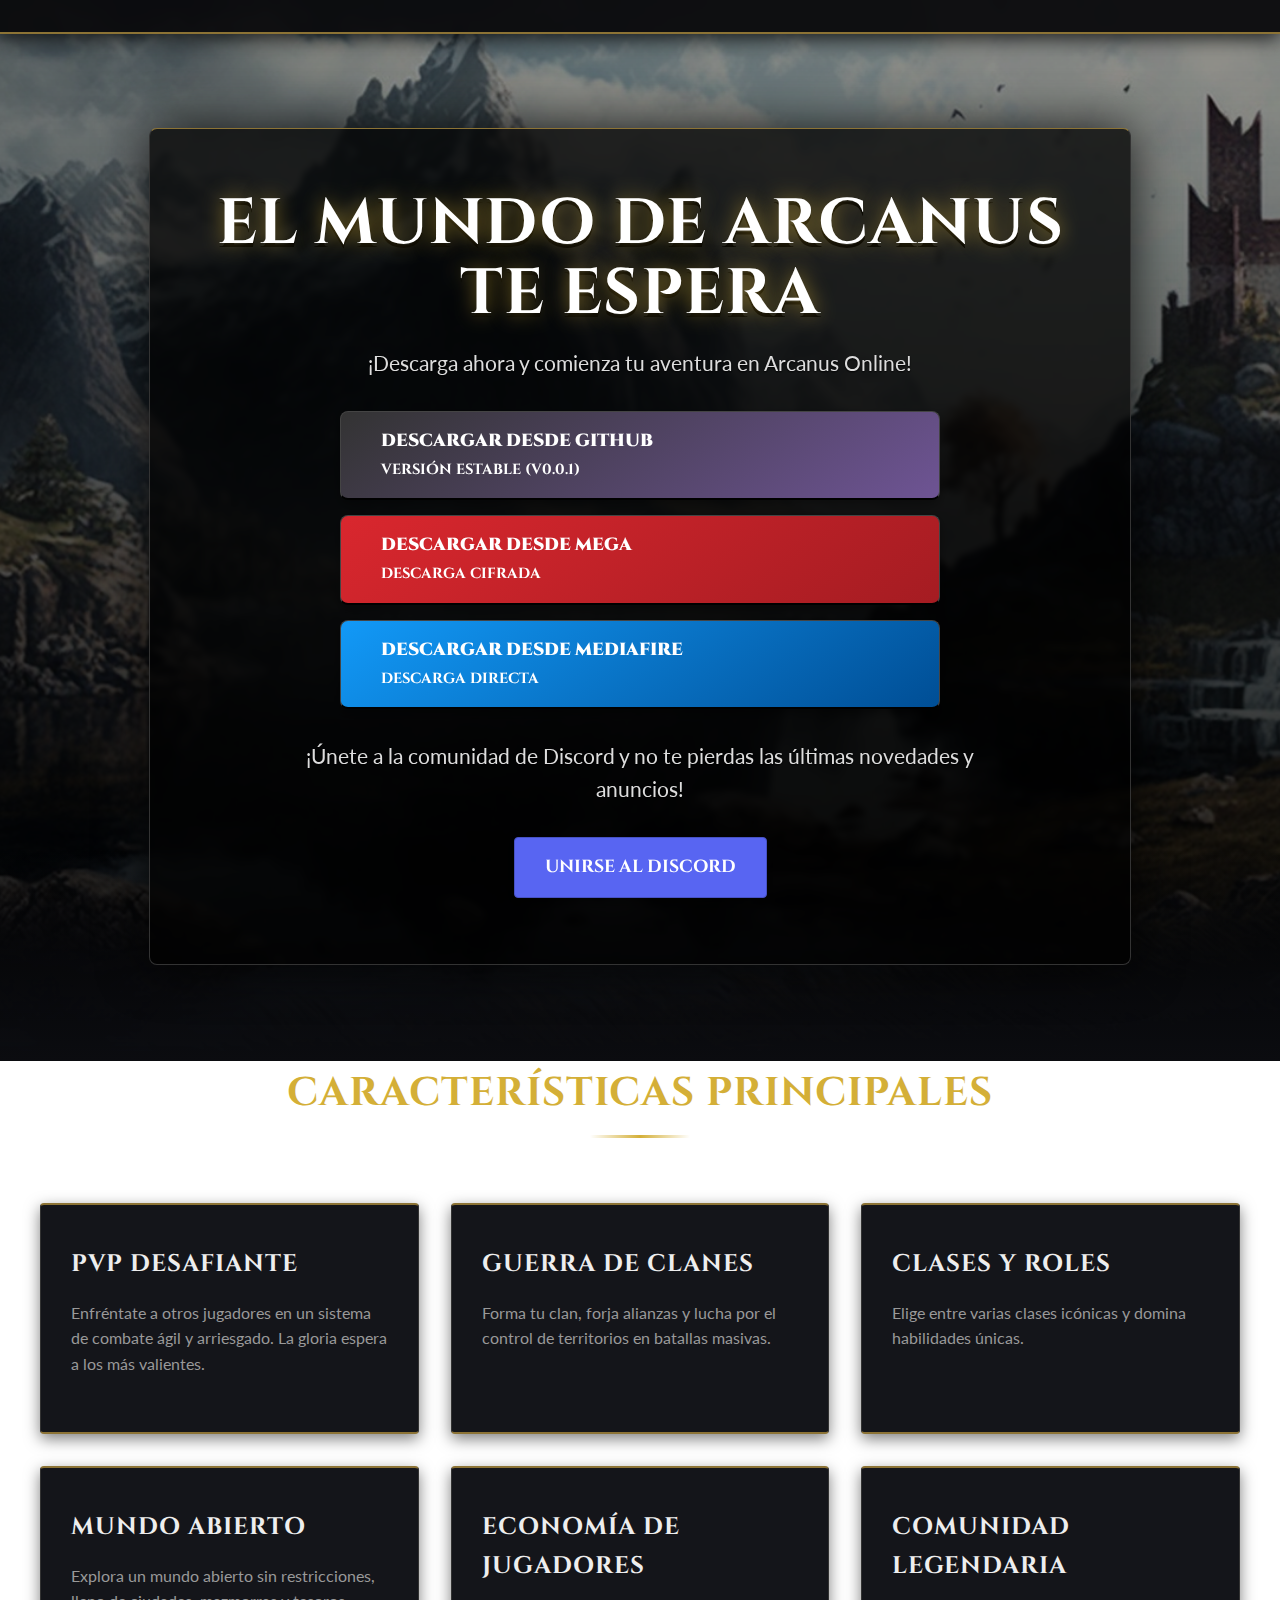
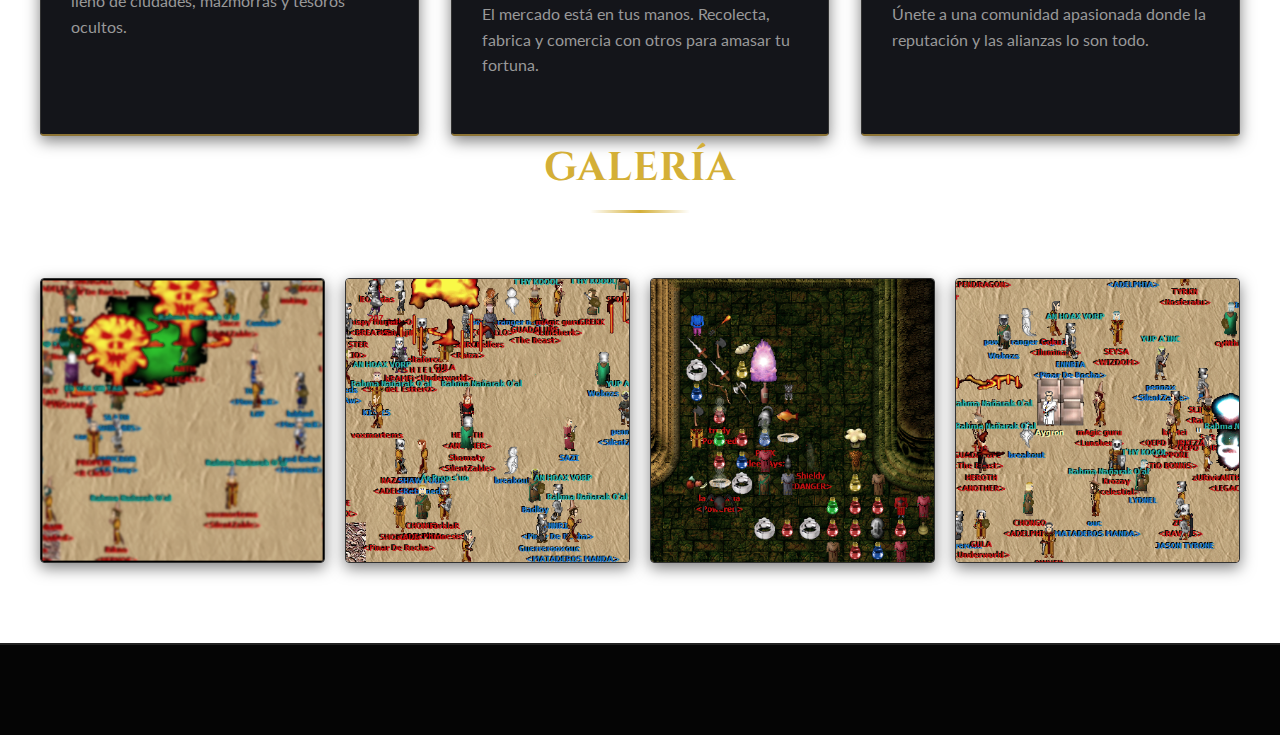
<file: index.html>
<!DOCTYPE html>
<html lang="es">
<head>
    <meta charset="UTF-8">
    <meta name="viewport" content="width=device-width, initial-scale=1.0">
    <title>Arcanus Online - Próximamente MMORPG de Fantasía Medieval</title>
    <meta name="description" content="Prepárate para la aventura en Arcanus Online, un nuevo MMORPG masivo de fantasía medieval. Regístrate para recibir noticias exclusivas, acceso a la beta y más.">
    <meta name="keywords" content="Arcanus Online, MMORPG, RPG, Juego de Rol, Medieval, Fantasía, Próximamente, Videojuego, PC Game">
    
    <!-- Open Graph / Facebook -->
    <meta property="og:type" content="website">
    <meta property="og:url" content="https://arcanusonline.com/"> <!-- Cambiar a tu dominio real -->
    <meta property="og:title" content="Arcanus Online - Próximamente MMORPG de Fantasía Medieval">
    <meta property="og:description" content="Prepárate para la aventura en Arcanus Online, un nuevo MMORPG masivo de fantasía medieval.">
    <meta property="og:image" content="https://arcanusonline.com/img/arcanus_logo.png"> <!-- Cambiar a la URL completa de tu imagen -->
    <meta name="facebook-domain-verification" content="uf2v1p4u08ghqhwwqwlr00ocghlqx9" />
    <!-- Twitter -->
    <meta property="twitter:card" content="summary_large_image">
    <meta property="twitter:url" content="https://arcanusonline.com/"> <!-- Cambiar a tu dominio real -->
    <meta property="twitter:title" content="Arcanus Online - Próximamente MMORPG de Fantasía Medieval">
    <meta property="twitter:description" content="Prepárate para la aventura en Arcanus Online, un nuevo MMORPG masivo de fantasía medieval.">
    <meta property="twitter:image" content="https://arcanusonline.com/img/arcanus_logo.png">

    <!-- SEO Avanzado y Metadatos Adicionales -->
    <link rel="canonical" href="https://arcanusonline.com/">
    <meta name="author" content="Arcanus Online Team">
    <meta name="theme-color" content="#1a1a1a">

    <!-- Favicon -->
    <link rel="icon" href="img/arcanus_logo.png" type="image/png">
    <link rel="apple-touch-icon" href="img/arcanus_logo.png">

    <!-- Schema.org (JSON-LD) para Videojuegos -->
    <script type="application/ld+json">
    {
      "@context": "https://schema.org",
      "@type": "VideoGame",
      "name": "Arcanus Online",
      "description": "Prepárate para la aventura en Arcanus Online, un nuevo MMORPG masivo de fantasía medieval. Únete a la comunidad para recibir noticias exclusivas y acceso a la beta.",
      "url": "https://arcanusonline.com/",
      "image": "https://arcanusonline.com/img/arcanus_logo.png",
      "gamePlatform": [
        "PC"
      ],
      "genre": [
        "MMORPG",
        "RPG",
        "Fantasy"
      ],
      "applicationCategory": "GameApplication",
      "operatingSystem": "Windows",
      "publisher": {
        "@type": "Organization",
        "name": "Arcanus Online Team"
      },
      "inLanguage": "es"
    }
    </script>

    <link rel="stylesheet" href="css/style.css">
    <link href="https://fonts.googleapis.com/css2?family=Cinzel:wght@400;700&family=Lato:wght@400;700&display=swap" rel="stylesheet">
    <link rel="stylesheet" href="https://cdnjs.cloudflare.com/ajax/libs/font-awesome/6.5.2/css/all.min.css" integrity="sha512-SnH5WK+bZxgPHs44uWIX+LLJAJ9/2PkPKZ5QiAj6Ta86w+fsb2TkcmfRyVX3pBnMFcV7oQPJkl9QevSCWr3W6A==" crossorigin="anonymous" referrerpolicy="no-referrer" />
</head>
<body>
    <header id="header-placeholder"></header>

    <main>
        <section id="hero">
            <div class="hero-content">
                <h1>El Mundo de Arcanus Te Espera</h1>
                <p>¡Descarga ahora y comienza tu aventura en Arcanus Online!</p>
                
                <div class="download-buttons" style="display: flex; flex-direction: column; gap: 15px; max-width: 600px; margin: 30px auto;">
                    <a href="https://github.com/ArcanusOnline/CLI_Releases/releases/download/v0.0.1/ArcanusSetup.exe" class="btn btn-large" style="background: linear-gradient(145deg, #333, #6e5494); color: white; text-decoration: none; padding: 15px 25px; border-radius: 8px; display: flex; align-items: center; justify-content: space-between;" target="_blank" rel="noopener noreferrer">
                        <i class="fab fa-github" style="font-size: 1.5rem; margin-right: 15px;"></i>
                        <span style="flex-grow: 1; text-align: left;">
                            <strong>Descargar desde GitHub</strong><br>
                            <small>Versión estable (v0.0.1)</small>
                        </span>
                        <i class="fas fa-download"></i>
                    </a>
                    
                    <a href="https://mega.nz/file/awUHRK5S#1bvZTaZamXn6dSKZXMEjg2y6JKW8qbop5jCtpk4m8EE" class="btn btn-large" style="background: linear-gradient(145deg, #D9272E, #A51C22); color: white; text-decoration: none; padding: 15px 25px; border-radius: 8px; display: flex; align-items: center; justify-content: space-between;" target="_blank" rel="noopener noreferrer">
                        <i class="fas fa-hdd" style="font-size: 1.5rem; margin-right: 15px;"></i>
                        <span style="flex-grow: 1; text-align: left;">
                            <strong>Descargar desde MEGA</strong><br>
                            <small>Descarga cifrada</small>
                        </span>
                        <i class="fas fa-download"></i>
                    </a>
                    
                    <a href="https://www.mediafire.com/file/l0us61reyh83b10/ArcanusSetup.exe/file" class="btn btn-large" style="background: linear-gradient(145deg, #1299F7, #004E95); color: white; text-decoration: none; padding: 15px 25px; border-radius: 8px; display: flex; align-items: center; justify-content: space-between;" target="_blank" rel="noopener noreferrer">
                        <i class="fas fa-cloud-download-alt" style="font-size: 1.5rem; margin-right: 15px;"></i>
                        <span style="flex-grow: 1; text-align: left;">
                            <strong>Descargar desde MediaFire</strong><br>
                            <small>Descarga directa</small>
                        </span>
                        <i class="fas fa-download"></i>
                    </a>
                </div>
                
                <p style="margin-top: 20px;">¡Únete a la comunidad de Discord y no te pierdas las últimas novedades y anuncios!</p>
                <a href="https://discord.com/invite/DYFFeHKyw7" target="_blank" class="btn btn-large discord-button">
                    <i class="fab fa-discord"></i> Unirse al Discord
                </a>
            </div>
        </section>

        <section id="features" class="container">
            <h2>Características Principales</h2>
            <div class="features-grid">
                <div class="feature-item">
                    <i class="fas fa-khanda"></i>
                    <h3>PvP Desafiante</h3>
                    <p>Enfréntate a otros jugadores en un sistema de combate ágil y arriesgado. La gloria espera a los más valientes.</p>
                </div>
                <div class="feature-item">
                    <i class="fas fa-shield-halved"></i>
                    <h3>Guerra de Clanes</h3>
                    <p>Forma tu clan, forja alianzas y lucha por el control de territorios en batallas masivas.</p>
                </div>
                <div class="feature-item">
                    <i class="fas fa-hat-wizard"></i>
                    <h3>Clases y Roles</h3>
                    <p>Elige entre varias clases icónicas y domina habilidades únicas.</p>
                </div>
                <div class="feature-item">
                    <i class="fas fa-map-marked-alt"></i>
                    <h3>Mundo Abierto</h3>
                    <p>Explora un mundo abierto sin restricciones, lleno de ciudades, mazmorras y tesoros ocultos.</p>
                </div>
                <div class="feature-item">
                    <i class="fas fa-handshake"></i>
                    <h3>Economía de Jugadores</h3>
                    <p>El mercado está en tus manos. Recolecta, fabrica y comercia con otros para amasar tu fortuna.</p>
                </div>
                <div class="feature-item">
                    <i class="fas fa-users"></i>
                    <h3>Comunidad Legendaria</h3>
                    <p>Únete a una comunidad apasionada donde la reputación y las alianzas lo son todo.</p>
                </div>
            </div>
        </section>

        <section id="gallery" class="container">
            <h2>Galería</h2>
            <div class="gallery-grid">
                <div class="gallery-item"><img src="img/1.png" alt="Galería de Arcanus Online 1" onclick="openLightbox();currentSlide(1)"></div>
                <div class="gallery-item"><img src="img/2.png" alt="Galería de Arcanus Online 2" onclick="openLightbox();currentSlide(2)"></div>
                <div class="gallery-item"><img src="img/3.png" alt="Galería de Arcanus Online 3" onclick="openLightbox();currentSlide(3)"></div>
                <div class="gallery-item"><img src="img/4.png" alt="Galería de Arcanus Online 4" onclick="openLightbox();currentSlide(4)"></div>
            </div>
        </section>

    </main>

    <footer id="footer-placeholder"></footer>

    <script src="js/main.js"></script>

    <!-- The Lightbox -->
    <div id="myLightbox" class="lightbox">
      <span class="close cursor" onclick="closeLightbox()">&times;</span>
      <div class="lightbox-content-container">
        <div class="mySlides">
          <img src="img/1.png" class="lightbox-image" alt="Combate en Arcanus Online">
        </div>
        <div class="mySlides">
          <img src="img/2.png" class="lightbox-image" alt="Combate en Arcanus Online">
        </div>
        <div class="mySlides">
          <img src="img/3.png" class="lightbox-image" alt="Combate en Arcanus Online">
        </div>
        <div class="mySlides">
          <img src="img/4.png" class="lightbox-image" alt="Combate en Arcanus Online">
        </div>
        <div class="mySlides">
          <img src="img/5.png" class="lightbox-image" alt="Combate en Arcanus Online">
        </div>
        <div class="mySlides">
          <img src="img/6.png" class="lightbox-image" alt="Combate en Arcanus Online">
        </div>
        <div class="mySlides">
          <img src="img/7.png" class="lightbox-image" alt="Combate en Arcanus Online">
        </div>
        <div class="mySlides">
          <img src="img/8.png" class="lightbox-image" alt="Combate en Arcanus Online">
        </div>
        <div class="mySlides">
          <img src="img/9.png" class="lightbox-image" alt="Combate en Arcanus Online">
        </div>
        <a class="prev" onclick="plusSlides(-1)">&#10094;</a>
        <a class="next" onclick="plusSlides(1)">&#10095;</a>
      </div>
    </div>
</body>
</html>
</file>
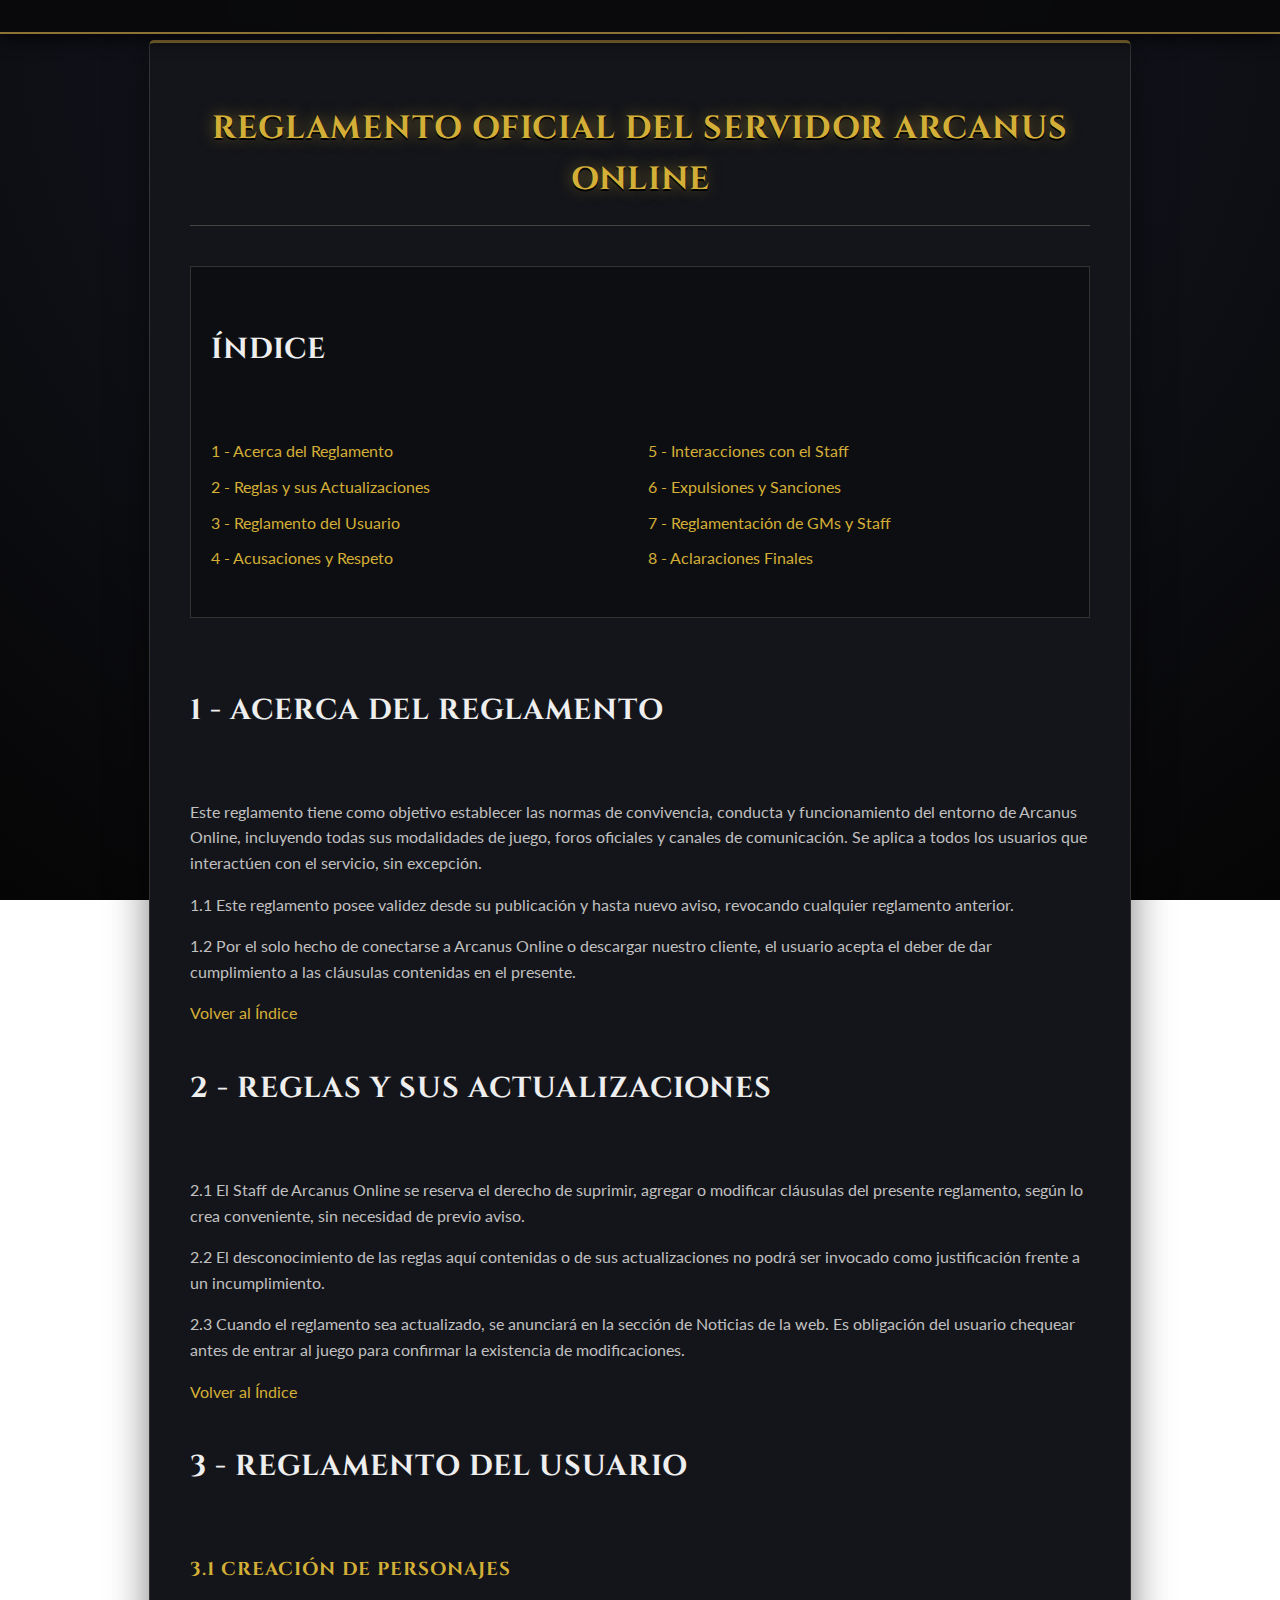
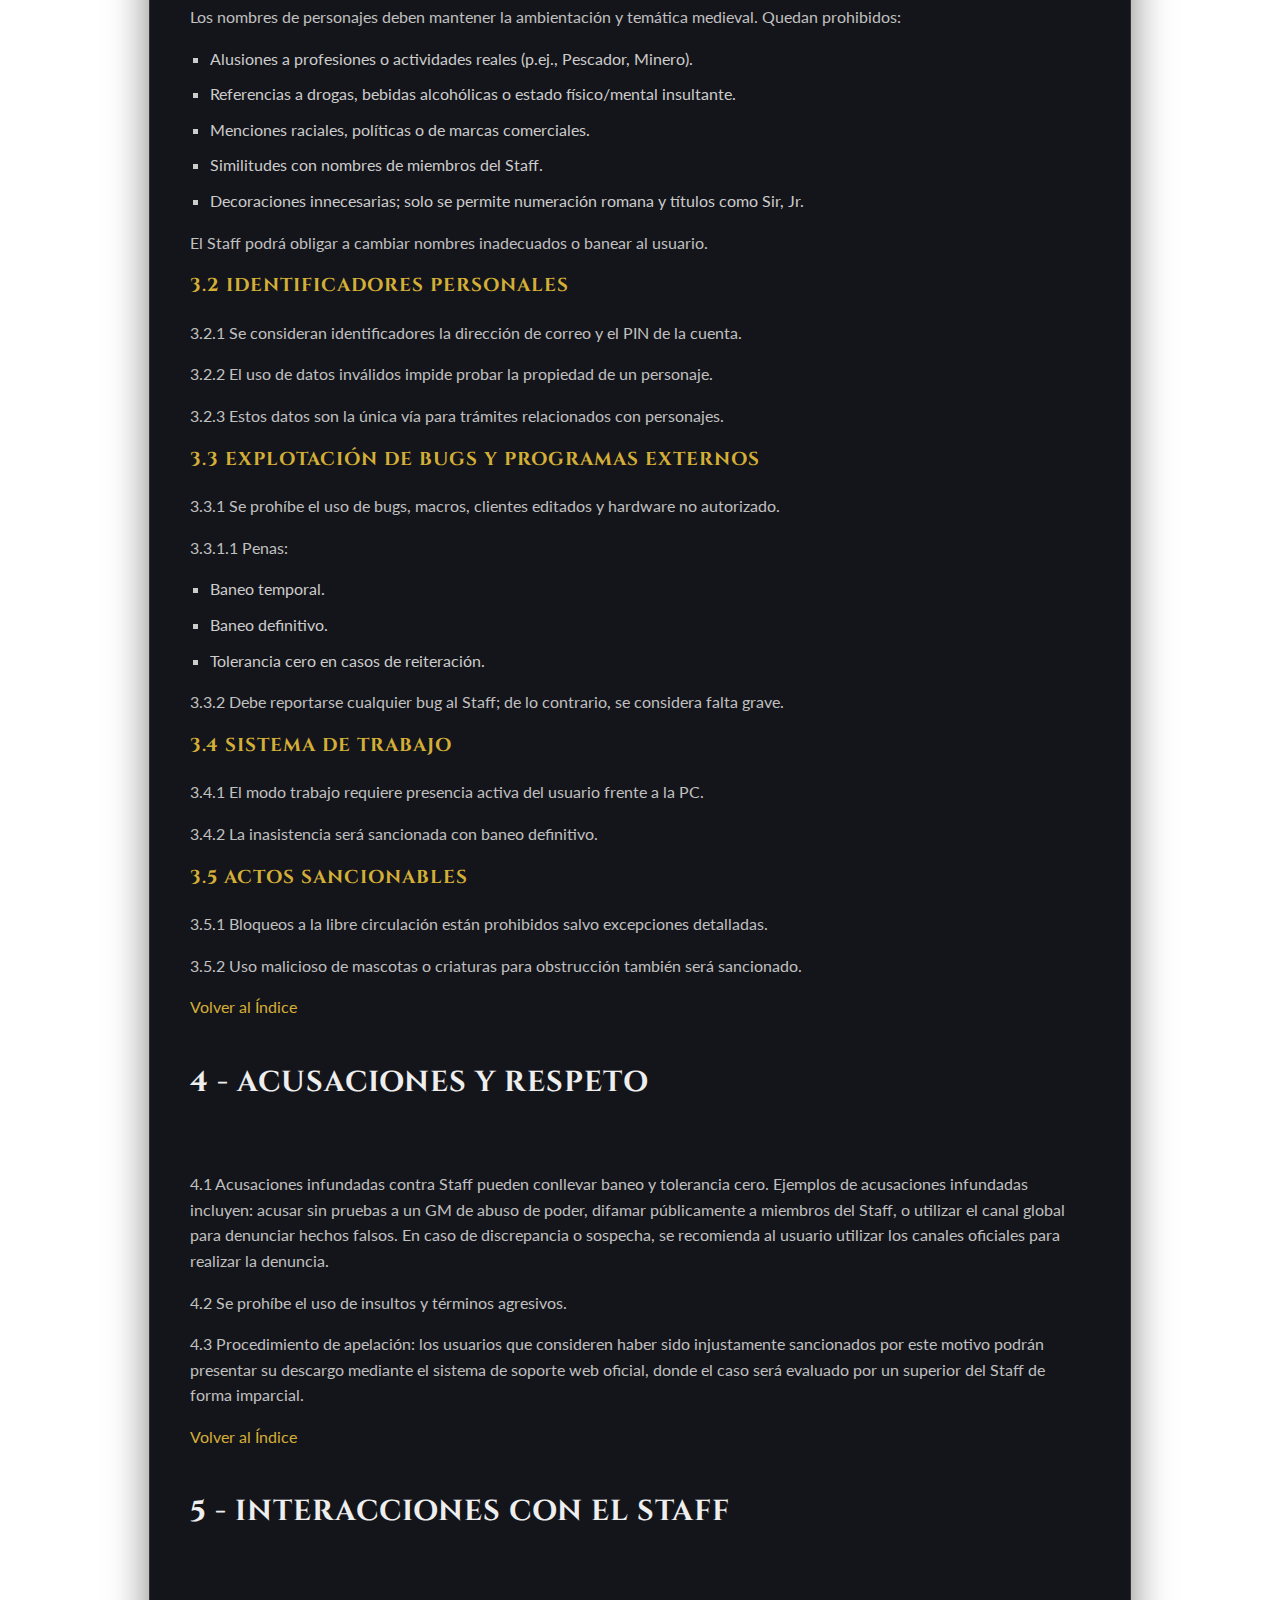
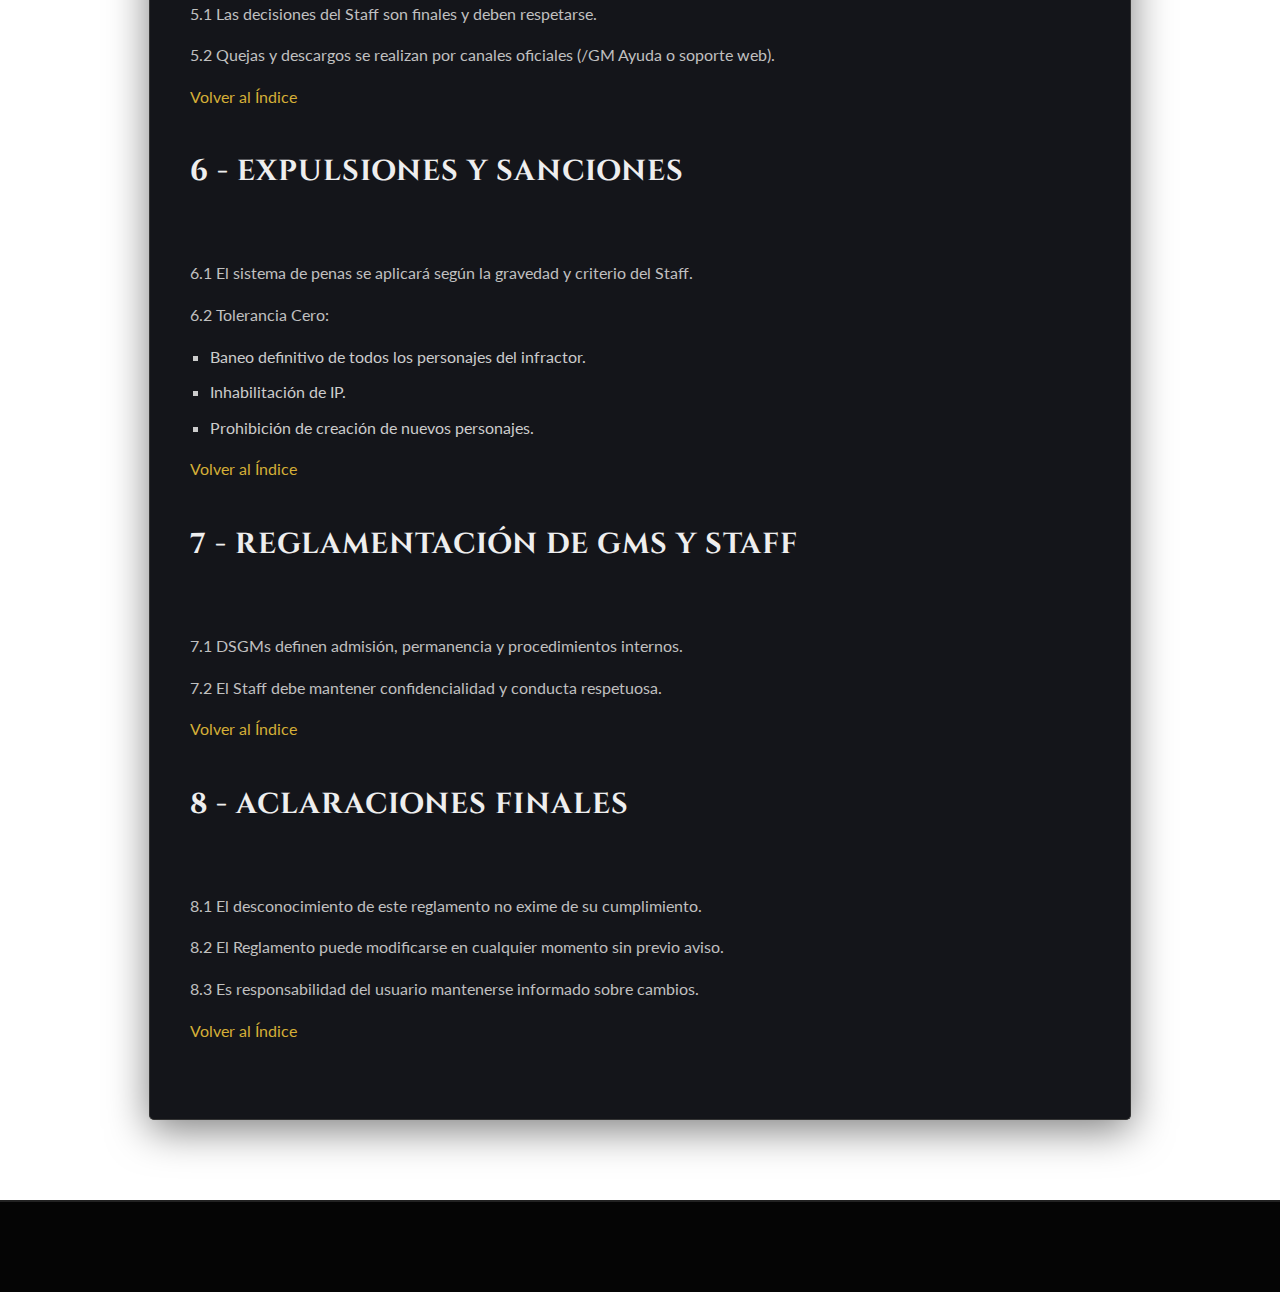
<file: reglamento.html>
<!DOCTYPE html>
<html lang="es">
<head>
    <meta charset="UTF-8">
    <title>Reglamento Oficial - Arcanus Online</title>
    <link rel="stylesheet" href="css/style.css">
    <link rel="stylesheet" href="https://cdnjs.cloudflare.com/ajax/libs/font-awesome/6.5.2/css/all.min.css" integrity="sha512-SnH5WK+bZxgPHs44uWIX+LLJAJ9/2PkPKZ5QiAj6Ta86w+fsb2TkcmfRyVX3pBnMFcV7oQPJkl9QevSCWr3W6A==" crossorigin="anonymous" referrerpolicy="no-referrer" />
    <link href="https://fonts.googleapis.com/css2?family=Cinzel:wght@400;700&family=Lato:wght@400;700&display=swap" rel="stylesheet">
    <link rel="icon" href="img/arcanus_logo.png" type="image/png">
</head>
<body>
    <header id="header-placeholder"></header>

    <main class="container">
        <section class="legal-content">
            <h1>Reglamento Oficial del Servidor Arcanus Online</h1>

            <!-- Índice -->
            <nav id="indice">
                <h2>Índice</h2>
                <ul>
                    <li><a href="#sec1">1 - Acerca del Reglamento</a></li>
                    <li><a href="#sec2">2 - Reglas y sus Actualizaciones</a></li>
                    <li><a href="#sec3">3 - Reglamento del Usuario</a></li>
                    <li><a href="#sec4">4 - Acusaciones y Respeto</a></li>
                    <li><a href="#sec5">5 - Interacciones con el Staff</a></li>
                    <li><a href="#sec6">6 - Expulsiones y Sanciones</a></li>
                    <li><a href="#sec7">7 - Reglamentación de GMs y Staff</a></li>
                    <li><a href="#sec8">8 - Aclaraciones Finales</a></li>
                </ul>
            </nav>

            <h2 id="sec1">1 - Acerca del Reglamento</h2>
            <p>Este reglamento tiene como objetivo establecer las normas de convivencia, conducta y funcionamiento del entorno de Arcanus Online, incluyendo todas sus modalidades de juego, foros oficiales y canales de comunicación. Se aplica a todos los usuarios que interactúen con el servicio, sin excepción.</p>
            <p>1.1 Este reglamento posee validez desde su publicación y hasta nuevo aviso, revocando cualquier reglamento anterior.</p>
            <p>1.2 Por el solo hecho de conectarse a Arcanus Online o descargar nuestro cliente, el usuario acepta el deber de dar cumplimiento a las cláusulas contenidas en el presente.</p>
            <p><a href="#indice">Volver al Índice</a></p>

            <h2 id="sec2">2 - Reglas y sus Actualizaciones</h2>
            <p>2.1 El Staff de Arcanus Online se reserva el derecho de suprimir, agregar o modificar cláusulas del presente reglamento, según lo crea conveniente, sin necesidad de previo aviso.</p>
            <p>2.2 El desconocimiento de las reglas aquí contenidas o de sus actualizaciones no podrá ser invocado como justificación frente a un incumplimiento.</p>
            <p>2.3 Cuando el reglamento sea actualizado, se anunciará en la sección de Noticias de la web. Es obligación del usuario chequear antes de entrar al juego para confirmar la existencia de modificaciones.</p>
            <p><a href="#indice">Volver al Índice</a></p>

            <h2 id="sec3">3 - Reglamento del Usuario</h2>
            <h3>3.1 Creación de personajes</h3>
            <p>Los nombres de personajes deben mantener la ambientación y temática medieval. Quedan prohibidos:</p>
            <ul>
                <li>Alusiones a profesiones o actividades reales (p.ej., Pescador, Minero).</li>
                <li>Referencias a drogas, bebidas alcohólicas o estado físico/mental insultante.</li>
                <li>Menciones raciales, políticas o de marcas comerciales.</li>
                <li>Similitudes con nombres de miembros del Staff.</li>
                <li>Decoraciones innecesarias; solo se permite numeración romana y títulos como Sir, Jr.</li>
            </ul>
            <p>El Staff podrá obligar a cambiar nombres inadecuados o banear al usuario.</p>

            <h3>3.2 Identificadores Personales</h3>
            <p>3.2.1 Se consideran identificadores la dirección de correo y el PIN de la cuenta.</p>
            <p>3.2.2 El uso de datos inválidos impide probar la propiedad de un personaje.</p>
            <p>3.2.3 Estos datos son la única vía para trámites relacionados con personajes.</p>

            <h3>3.3 Explotación de bugs y programas externos</h3>
            <p>3.3.1 Se prohíbe el uso de bugs, macros, clientes editados y hardware no autorizado.</p>
            <p>3.3.1.1 Penas:</p>
            <ul>
                <li>Baneo temporal.</li>
                <li>Baneo definitivo.</li>
                <li>Tolerancia cero en casos de reiteración.</li>
            </ul>
            <p>3.3.2 Debe reportarse cualquier bug al Staff; de lo contrario, se considera falta grave.</p>

            <h3>3.4 Sistema de trabajo</h3>
            <p>3.4.1 El modo trabajo requiere presencia activa del usuario frente a la PC.</p>
            <p>3.4.2 La inasistencia será sancionada con baneo definitivo.</p>

            <h3>3.5 Actos sancionables</h3>
            <p>3.5.1 Bloqueos a la libre circulación están prohibidos salvo excepciones detalladas.</p>
            <p>3.5.2 Uso malicioso de mascotas o criaturas para obstrucción también será sancionado.</p>
            <p><a href="#indice">Volver al Índice</a></p>

            <h2 id="sec4">4 - Acusaciones y Respeto</h2>
            <p>4.1 Acusaciones infundadas contra Staff pueden conllevar baneo y tolerancia cero. Ejemplos de acusaciones infundadas incluyen: acusar sin pruebas a un GM de abuso de poder, difamar públicamente a miembros del Staff, o utilizar el canal global para denunciar hechos falsos. En caso de discrepancia o sospecha, se recomienda al usuario utilizar los canales oficiales para realizar la denuncia.</p>
            <p>4.2 Se prohíbe el uso de insultos y términos agresivos.</p>
            <p>4.3 Procedimiento de apelación: los usuarios que consideren haber sido injustamente sancionados por este motivo podrán presentar su descargo mediante el sistema de soporte web oficial, donde el caso será evaluado por un superior del Staff de forma imparcial.</p>
            <p><a href="#indice">Volver al Índice</a></p>

            <h2 id="sec5">5 - Interacciones con el Staff</h2>
            <p>5.1 Las decisiones del Staff son finales y deben respetarse.</p>
            <p>5.2 Quejas y descargos se realizan por canales oficiales (/GM Ayuda o soporte web).</p>
            <p><a href="#indice">Volver al Índice</a></p>

            <h2 id="sec6">6 - Expulsiones y Sanciones</h2>
            <p>6.1 El sistema de penas se aplicará según la gravedad y criterio del Staff.</p>
            <p>6.2 Tolerancia Cero:</p>
            <ul>
                <li>Baneo definitivo de todos los personajes del infractor.</li>
                <li>Inhabilitación de IP.</li>
                <li>Prohibición de creación de nuevos personajes.</li>
            </ul>
            <p><a href="#indice">Volver al Índice</a></p>

            <h2 id="sec7">7 - Reglamentación de GMs y Staff</h2>
            <p>7.1 DSGMs definen admisión, permanencia y procedimientos internos.</p>
            <p>7.2 El Staff debe mantener confidencialidad y conducta respetuosa.</p>
            <p><a href="#indice">Volver al Índice</a></p>

            <h2 id="sec8">8 - Aclaraciones Finales</h2>
            <p>8.1 El desconocimiento de este reglamento no exime de su cumplimiento.</p>
            <p>8.2 El Reglamento puede modificarse en cualquier momento sin previo aviso.</p>
            <p>8.3 Es responsabilidad del usuario mantenerse informado sobre cambios.</p>
            <p><a href="#indice">Volver al Índice</a></p>
        </section>
    </main>

    <footer id="footer-placeholder"></footer>
    <script src="js/main.js"></script>
</body>
</html>
</file>
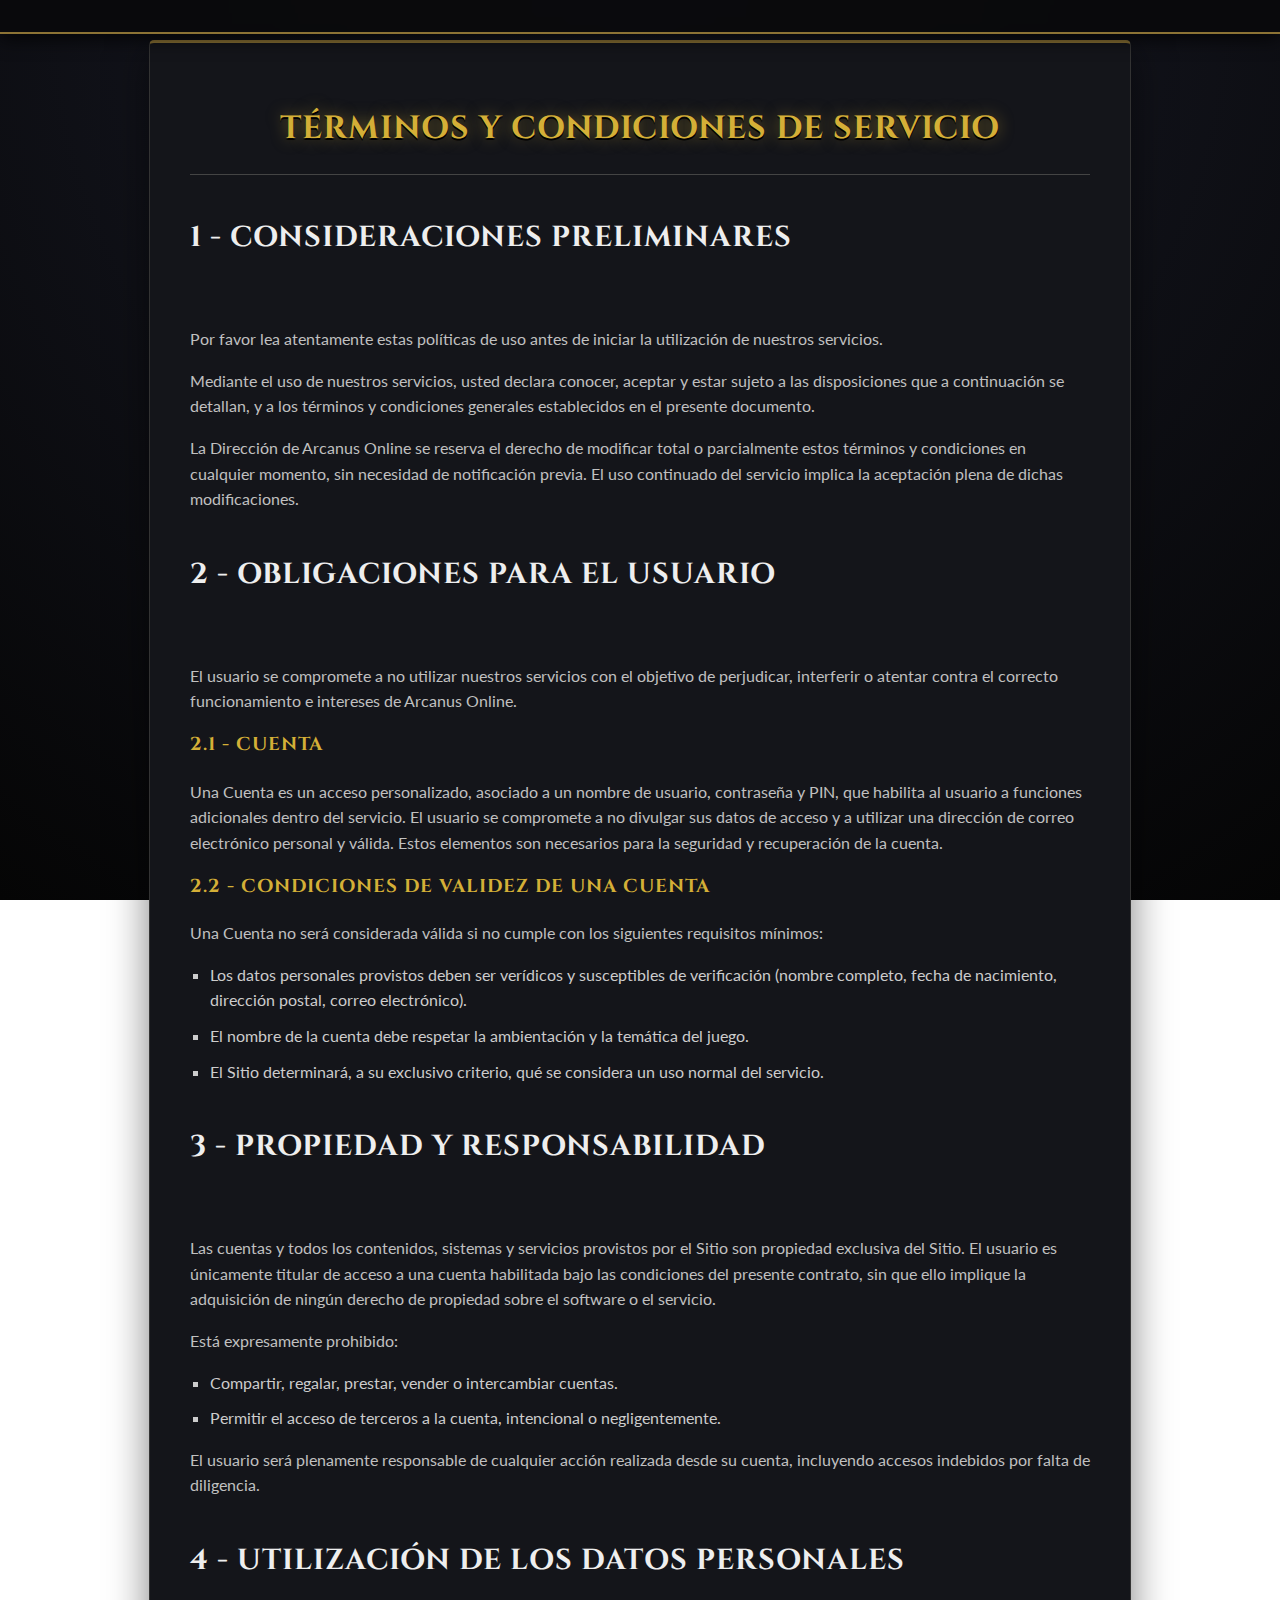
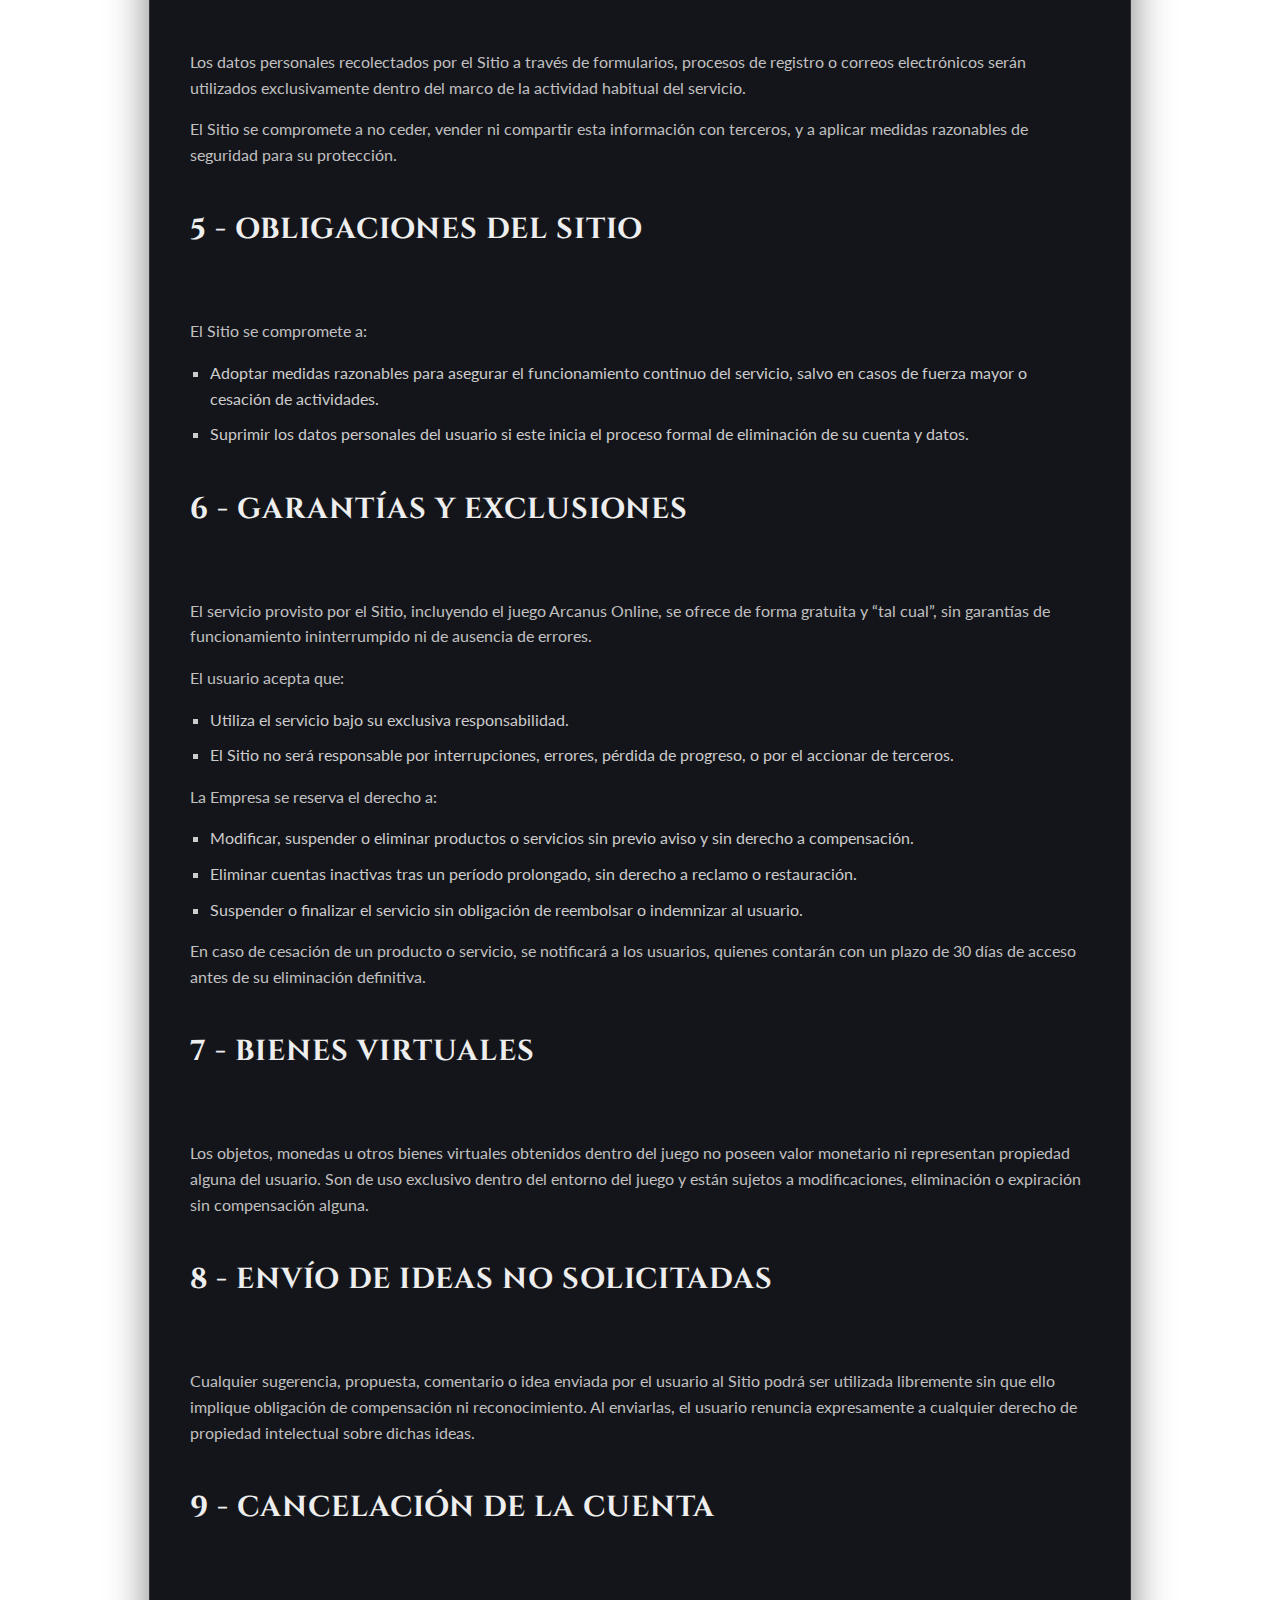
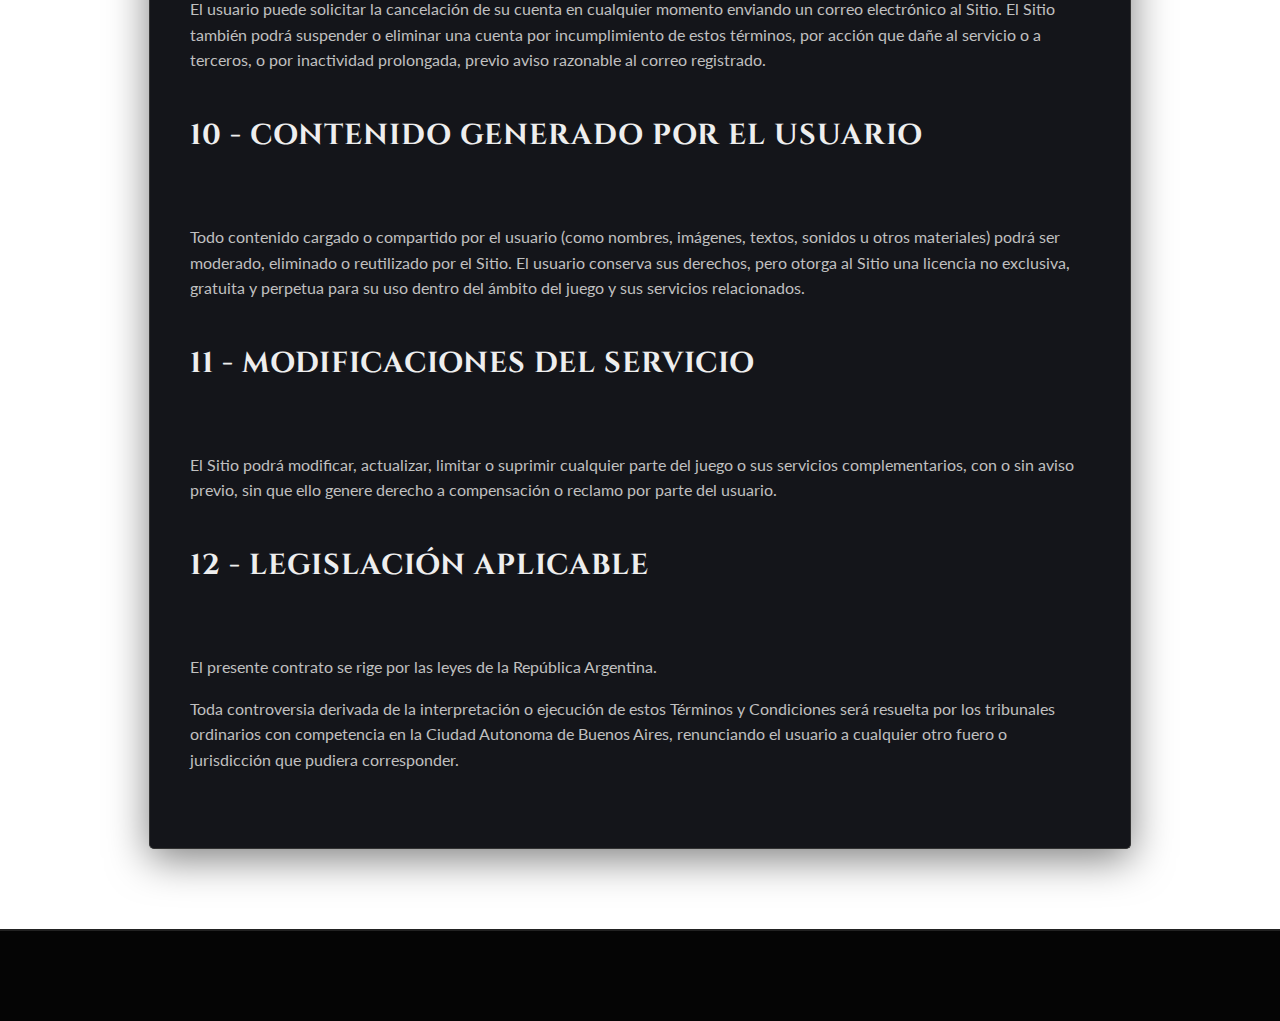
<file: terminos.html>
<!DOCTYPE html>
<html lang="es">
<head>
    <meta charset="UTF-8">
    <meta name="viewport" content="width=device-width, initial-scale=1.0">
    <title>Términos y Condiciones - Arcanus Online</title>
    <link rel="stylesheet" href="css/style.css">
    <link rel="stylesheet" href="https://cdnjs.cloudflare.com/ajax/libs/font-awesome/6.5.2/css/all.min.css" integrity="sha512-SnH5WK+bZxgPHs44uWIX+LLJAJ9/2PkPKZ5QiAj6Ta86w+fsb2TkcmfRyVX3pBnMFcV7oQPJkl9QevSCWr3W6A==" crossorigin="anonymous" referrerpolicy="no-referrer" />
    <link href="https://fonts.googleapis.com/css2?family=Cinzel:wght@400;700&family=Lato:wght@400;700&display=swap" rel="stylesheet">
    <link rel="icon" href="img/arcanus_logo.png" type="image/png">
</head>
<body>
    <header id="header-placeholder"></header>

    <main class="container">
        <section class="legal-content">
            <h1>Términos y Condiciones de Servicio</h1>

            <h2>1 - Consideraciones preliminares</h2>
            <p>Por favor lea atentamente estas políticas de uso antes de iniciar la utilización de nuestros servicios.</p>
            <p>Mediante el uso de nuestros servicios, usted declara conocer, aceptar y estar sujeto a las disposiciones que a continuación se detallan, y a los términos y condiciones generales establecidos en el presente documento.</p>
            <p>La Dirección de Arcanus Online se reserva el derecho de modificar total o parcialmente estos términos y condiciones en cualquier momento, sin necesidad de notificación previa. El uso continuado del servicio implica la aceptación plena de dichas modificaciones.</p>

            <h2>2 - Obligaciones para el usuario</h2>
            <p>El usuario se compromete a no utilizar nuestros servicios con el objetivo de perjudicar, interferir o atentar contra el correcto funcionamiento e intereses de Arcanus Online.</p>

            <h3>2.1 - Cuenta</h3>
            <p>Una Cuenta es un acceso personalizado, asociado a un nombre de usuario, contraseña y PIN, que habilita al usuario a funciones adicionales dentro del servicio. El usuario se compromete a no divulgar sus datos de acceso y a utilizar una dirección de correo electrónico personal y válida. Estos elementos son necesarios para la seguridad y recuperación de la cuenta.</p>

            <h3>2.2 - Condiciones de validez de una cuenta</h3>
            <p>Una Cuenta no será considerada válida si no cumple con los siguientes requisitos mínimos:</p>
            <ul>
                <li>Los datos personales provistos deben ser verídicos y susceptibles de verificación (nombre completo, fecha de nacimiento, dirección postal, correo electrónico).</li>
                <li>El nombre de la cuenta debe respetar la ambientación y la temática del juego.</li>
                <li>El Sitio determinará, a su exclusivo criterio, qué se considera un uso normal del servicio.</li>
            </ul>

            <h2>3 - Propiedad y responsabilidad</h2>
            <p>Las cuentas y todos los contenidos, sistemas y servicios provistos por el Sitio son propiedad exclusiva del Sitio. El usuario es únicamente titular de acceso a una cuenta habilitada bajo las condiciones del presente contrato, sin que ello implique la adquisición de ningún derecho de propiedad sobre el software o el servicio.</p>
            <p>Está expresamente prohibido:</p>
            <ul>
                <li>Compartir, regalar, prestar, vender o intercambiar cuentas.</li>
                <li>Permitir el acceso de terceros a la cuenta, intencional o negligentemente.</li>
            </ul>
            <p>El usuario será plenamente responsable de cualquier acción realizada desde su cuenta, incluyendo accesos indebidos por falta de diligencia.</p>

            <h2>4 - Utilización de los datos personales</h2>
            <p>Los datos personales recolectados por el Sitio a través de formularios, procesos de registro o correos electrónicos serán utilizados exclusivamente dentro del marco de la actividad habitual del servicio.</p>
            <p>El Sitio se compromete a no ceder, vender ni compartir esta información con terceros, y a aplicar medidas razonables de seguridad para su protección.</p>

            <h2>5 - Obligaciones del Sitio</h2>
            <p>El Sitio se compromete a:</p>
            <ul>
                <li>Adoptar medidas razonables para asegurar el funcionamiento continuo del servicio, salvo en casos de fuerza mayor o cesación de actividades.</li>
                <li>Suprimir los datos personales del usuario si este inicia el proceso formal de eliminación de su cuenta y datos.</li>
            </ul>

            <h2>6 - Garantías y exclusiones</h2>
            <p>El servicio provisto por el Sitio, incluyendo el juego Arcanus Online, se ofrece de forma gratuita y “tal cual”, sin garantías de funcionamiento ininterrumpido ni de ausencia de errores.</p>
            <p>El usuario acepta que:</p>
            <ul>
                <li>Utiliza el servicio bajo su exclusiva responsabilidad.</li>
                <li>El Sitio no será responsable por interrupciones, errores, pérdida de progreso, o por el accionar de terceros.</li>
            </ul>
            <p>La Empresa se reserva el derecho a:</p>
            <ul>
                <li>Modificar, suspender o eliminar productos o servicios sin previo aviso y sin derecho a compensación.</li>
                <li>Eliminar cuentas inactivas tras un período prolongado, sin derecho a reclamo o restauración.</li>
                <li>Suspender o finalizar el servicio sin obligación de reembolsar o indemnizar al usuario.</li>
            </ul>
            <p>En caso de cesación de un producto o servicio, se notificará a los usuarios, quienes contarán con un plazo de 30 días de acceso antes de su eliminación definitiva.</p>

            <h2>7 - Bienes virtuales</h2>
            <p>Los objetos, monedas u otros bienes virtuales obtenidos dentro del juego no poseen valor monetario ni representan propiedad alguna del usuario. Son de uso exclusivo dentro del entorno del juego y están sujetos a modificaciones, eliminación o expiración sin compensación alguna.</p>

            <h2>8 - Envío de ideas no solicitadas</h2>
            <p>Cualquier sugerencia, propuesta, comentario o idea enviada por el usuario al Sitio podrá ser utilizada libremente sin que ello implique obligación de compensación ni reconocimiento. Al enviarlas, el usuario renuncia expresamente a cualquier derecho de propiedad intelectual sobre dichas ideas.</p>

            <h2>9 - Cancelación de la cuenta</h2>
            <p>El usuario puede solicitar la cancelación de su cuenta en cualquier momento enviando un correo electrónico al Sitio. El Sitio también podrá suspender o eliminar una cuenta por incumplimiento de estos términos, por acción que dañe al servicio o a terceros, o por inactividad prolongada, previo aviso razonable al correo registrado.</p>

            <h2>10 - Contenido generado por el usuario</h2>
            <p>Todo contenido cargado o compartido por el usuario (como nombres, imágenes, textos, sonidos u otros materiales) podrá ser moderado, eliminado o reutilizado por el Sitio. El usuario conserva sus derechos, pero otorga al Sitio una licencia no exclusiva, gratuita y perpetua para su uso dentro del ámbito del juego y sus servicios relacionados.</p>

            <h2>11 - Modificaciones del servicio</h2>
            <p>El Sitio podrá modificar, actualizar, limitar o suprimir cualquier parte del juego o sus servicios complementarios, con o sin aviso previo, sin que ello genere derecho a compensación o reclamo por parte del usuario.</p>

            <h2>12 - Legislación aplicable</h2>
            <p>El presente contrato se rige por las leyes de la República Argentina.</p>
            <p>Toda controversia derivada de la interpretación o ejecución de estos Términos y Condiciones será resuelta por los tribunales ordinarios con competencia en la Ciudad Autonoma de Buenos Aires, renunciando el usuario a cualquier otro fuero o jurisdicción que pudiera corresponder.</p>

        </section>
    </main>

    <footer id="footer-placeholder"></footer>
    <script src="js/main.js"></script>
 </body>
</html>
</file>
<file: css/style.css>
/* =========================================
   VARIABLES Y CONFIGURACIÓN BASE
   ========================================= */
:root {
    --color-bg-dark: #0b0c10;       /* Fondo profundo */
    --color-bg-panel: #14151a;      /* Paneles/Cajas */
    --color-gold: #d4af37;          /* Oro Metálico Principal */
    --color-gold-dim: #8c7335;      /* Oro Oscuro/Bronce */
    --color-text-main: #c0c0c0;     /* Plata (Texto lectura) */
    --color-text-highlight: #ffffff;/* Blanco (Destacados) */
    --color-accent-red: #8a1c1c;    /* Rojo Sangre (Acción) */
    --font-heading: 'Cinzel', serif;
    --font-body: 'Lato', sans-serif;
}

/* Scrollbar Personalizado (Estilo Gaming) */
::-webkit-scrollbar {
    width: 10px;
}
::-webkit-scrollbar-track {
    background: #000; 
}
::-webkit-scrollbar-thumb {
    background: #333; 
    border: 1px solid var(--color-gold-dim);
}
::-webkit-scrollbar-thumb:hover {
    background: var(--color-gold-dim); 
}

/* Selección de texto */
::selection {
    background: var(--color-gold);
    color: #000;
}

/* =========================================
   ESTILOS GENERALES
   ========================================= */
body {
    font-family: var(--font-body);
    margin: 0;
    /* Fondo con viñeta: centro azulado muy oscuro, bordes negros */
    background: radial-gradient(circle at center top, #1a1c29 0%, #050505 100%) fixed;
    color: var(--color-text-main);
    line-height: 1.6;
    overflow-x: hidden; /* Previene scroll horizontal indeseado */
}

.container {
    max-width: 1200px; /* Un poco más ancho para pantallas modernas */
    margin: 0 auto;
    padding: 0 20px;
}

h1, h2, h3, h4 {
    font-family: var(--font-heading);
    font-weight: 700;
    color: var(--color-gold);
    text-transform: uppercase;
    letter-spacing: 1px;
    margin-top: 0;
}

h1 {
    text-shadow: 0 2px 0 #000, 0 0 15px rgba(212, 175, 55, 0.5);
}

h2 {
    font-size: 2.5rem;
    text-align: center;
    margin-bottom: 50px;
    position: relative;
    padding-bottom: 15px;
}

/* Decoración debajo de los títulos H2 */
h2::after {
    content: '';
    display: block;
    width: 100px;
    height: 3px;
    background: linear-gradient(90deg, transparent, var(--color-gold), transparent);
    margin: 10px auto 0;
}

a {
    color: var(--color-gold);
    text-decoration: none;
    transition: all 0.3s ease;
}

a:hover {
    color: #fff;
    text-shadow: 0 0 8px var(--color-gold);
}

img {
    max-width: 100%;
    height: auto;
}

/* =========================================
   HEADER Y NAVEGACIÓN
   ========================================= */
header {
    background-color: rgba(10, 10, 12, 0.95); /* Casi opaco */
    padding: 1rem 0;
    position: fixed;
    width: 100%;
    top: 0;
    z-index: 1000;
    border-bottom: 2px solid var(--color-gold-dim); /* Borde dorado oscuro */
    box-shadow: 0 4px 20px rgba(0,0,0,0.8);
    backdrop-filter: blur(5px);
}

header nav {
    display: flex;
    justify-content: space-between;
    align-items: center;
}

.logo {
    font-family: var(--font-heading);
    font-size: 1.8rem;
    font-weight: 700;
    color: var(--color-gold);
    text-shadow: 0 2px 4px rgba(0,0,0,0.8);
}

header ul {
    list-style: none;
    margin: 0;
    padding: 0;
    display: flex;
    align-items: center;
}

header ul li {
    margin-left: 25px;
}

header ul li a {
    font-size: 0.95rem;
    font-weight: 700;
    color: #ccc;
    padding: 5px 0;
    position: relative;
}

header ul li a::before {
    content: '';
    position: absolute;
    width: 0;
    height: 2px;
    bottom: 0;
    left: 0;
    background-color: var(--color-gold);
    transition: width 0.3s ease;
}

header ul li a:hover {
    color: var(--color-gold);
}

header ul li a:hover::before {
    width: 100%;
}

/* =========================================
   HERO SECTION (BANNER PRINCIPAL)
   ========================================= */
#hero {
    /* Oscurecemos más la imagen de fondo para que el texto resalte */
    background: linear-gradient(to bottom, rgba(0, 0, 0, 0.4) 0%, rgba(0, 0, 0, 0.8) 80%, var(--color-bg-dark) 100%), url('../img/fondo_banner.png') no-repeat center center/cover;
    min-height: 100vh;
    display: flex;
    align-items: center;
    justify-content: center;
    padding: 8rem 20px 6rem;
    text-align: center;
    position: relative;
    box-sizing: border-box;
}

.hero-content {
    /* Panel semitransparente estilo cristal oscuro */
    background-color: rgba(0, 0, 0, 0.75);
    border: 1px solid #333;
    border-top: 1px solid var(--color-gold-dim); /* Detalle sutil */
    border-radius: 8px;
    width: 100%;
    max-width: 900px;
    margin: 0 auto;
    padding: 60px 40px;
    box-shadow: 0 0 50px rgba(0,0,0,0.8);
    backdrop-filter: blur(3px);
}

.hero-content h1 {
    font-size: 4rem;
    margin-bottom: 1rem;
    line-height: 1.1;
    color: #fff; /* Título principal en blanco para máximo contraste */
    text-shadow: 0 0 20px rgba(212, 175, 55, 0.6), 0 4px 0 #000;
}

.hero-content p {
    font-size: 1.3rem;
    max-width: 700px;
    margin: 0 auto 2rem auto;
    color: #ddd;
    text-shadow: 0 1px 2px #000;
}

/* =========================================
   CUENTA REGRESIVA
   ========================================= */
#countdown {
    display: flex;
    justify-content: center;
    gap: 20px;
    margin: 3rem auto;
    flex-wrap: wrap;
}

.countdown-item {
    background: rgba(20, 20, 20, 0.9);
    border: 1px solid var(--color-gold-dim);
    box-shadow: 0 0 15px rgba(0,0,0,0.5), inset 0 0 20px rgba(0,0,0,0.8);
    padding: 20px;
    border-radius: 4px;
    min-width: 100px;
    text-align: center;
    position: relative;
}

/* Adorno esquinas */
.countdown-item::before {
    content: '';
    position: absolute;
    top: 2px; left: 2px; right: 2px; bottom: 2px;
    border: 1px solid rgba(255,255,255,0.05);
    pointer-events: none;
}

#countdown span {
    display: block;
}

#countdown #days, #countdown #hours, #countdown #minutes, #countdown #seconds {
    font-size: 3rem;
    font-weight: 700;
    font-family: var(--font-heading);
    color: var(--color-gold);
    text-shadow: 0 0 10px rgba(212, 175, 55, 0.4);
    line-height: 1;
}

.countdown-label {
    font-size: 0.8rem;
    color: #aaa;
    text-transform: uppercase;
    letter-spacing: 2px;
    margin-top: 5px;
}

/* =========================================
   BOTONES
   ========================================= */
.btn {
    display: inline-block;
    font-family: var(--font-heading);
    font-weight: 700;
    text-align: center;
    cursor: pointer;
    border-radius: 4px;
    transition: all 0.3s ease;
    text-transform: uppercase;
    position: relative;
    overflow: hidden;
    
    /* Estilo Base Metálico */
    background: linear-gradient(180deg, #2b2b2b 0%, #111 100%);
    color: var(--color-gold);
    border: 1px solid #444;
    border-bottom: 2px solid #000; /* Efecto 3D */
    box-shadow: 0 4px 10px rgba(0,0,0,0.3);
}

.btn:hover {
    transform: translateY(-2px);
    color: #fff;
    border-color: var(--color-gold);
    box-shadow: 0 0 15px rgba(212, 175, 55, 0.3);
    background: linear-gradient(180deg, #3d3d3d 0%, #222 100%);
}

.btn-large {
    padding: 15px 30px;
    font-size: 1.1rem;
}

/* Botón Discord Específico */
.discord-button {
    background: #5865F2 !important; /* Color oficial */
    color: white !important;
    border: 1px solid #4752c4 !important;
}
.discord-button:hover {
    background: #4752c4 !important;
    box-shadow: 0 0 15px rgba(88, 101, 242, 0.6) !important;
}

/* =========================================
   SECCIONES Y FEATURES
   ========================================= */
section {
    padding: 80px 0;
}

/* Feature Cards (Cajas de Características) */
.features-grid {
    display: grid;
    grid-template-columns: repeat(auto-fit, minmax(300px, 1fr));
    gap: 2rem;
}

.feature-item {
    background: var(--color-bg-panel);
    padding: 40px 30px;
    border: 1px solid #333;
    /* Bordes superior e inferior dorados */
    border-top: 2px solid var(--color-gold-dim);
    border-bottom: 2px solid var(--color-gold-dim);
    border-radius: 4px;
    transition: transform 0.3s ease, border-color 0.3s ease;
    box-shadow: 0 5px 15px rgba(0,0,0,0.5);
}

.feature-item:hover {
    transform: translateY(-10px);
    border-color: var(--color-gold); /* Se ilumina todo */
    box-shadow: 0 15px 30px rgba(0,0,0,0.7), 0 0 10px rgba(212, 175, 55, 0.1);
}

.feature-icon {
    font-size: 3.5rem;
    color: var(--color-gold);
    margin-bottom: 25px;
    text-shadow: 0 0 15px rgba(212, 175, 55, 0.2);
}

.feature-item h3 {
    font-size: 1.5rem;
    margin-bottom: 15px;
    color: #eee;
}

.feature-item p {
    color: #999;
    font-size: 1rem;
}

/* =========================================
   GALERÍA
   ========================================= */
.gallery-grid {
    display: grid;
    grid-template-columns: repeat(auto-fit, minmax(250px, 1fr));
    gap: 20px;
}

.gallery-item {
    overflow: hidden;
    border: 1px solid #333;
    border-radius: 4px;
    box-shadow: 0 5px 15px rgba(0,0,0,0.5);
}

.gallery-item img {
    width: 100%;
    height: 100%;
    object-fit: cover;
    display: block;
    transition: transform 0.5s ease, filter 0.3s ease;
    cursor: pointer;
    filter: grayscale(30%); /* Un poco desaturado por defecto */
}

.gallery-item img:hover {
    transform: scale(1.1);
    filter: grayscale(0%) brightness(1.1); /* Color completo al hover */
}

/* =========================================
   PÁGINAS LEGALES (Términos, Reglamento)
   ========================================= */
.legal-content {
    padding: 60px 40px;
    background-color: var(--color-bg-panel);
    border: 1px solid #333;
    border-top: 3px solid var(--color-gold-dim);
    border-radius: 5px;
    margin: 40px auto;
    max-width: 900px;
    box-shadow: 0 10px 40px rgba(0,0,0,0.5);
}

.legal-content h1 {
    text-align: center;
    border-bottom: 1px solid #444;
    padding-bottom: 20px;
    margin-bottom: 40px;
}

.legal-content h2 {
    font-size: 1.8rem;
    text-align: left;
    color: #eee;
    margin-top: 40px;
    border-bottom: none; /* Reset del estilo general */
}
.legal-content h2::after { display: none; } /* Quitar adorno global */

.legal-content ul {
    list-style-type: square;
    padding-left: 20px;
    color: #ccc;
}

.legal-content li {
    margin-bottom: 10px;
}

/* Índice del reglamento */
#indice {
    background: rgba(0,0,0,0.3);
    padding: 20px;
    border: 1px solid #333;
    margin-bottom: 30px;
    display: inline-block;
    width: 100%;
    box-sizing: border-box;
}

#indice ul {
    list-style: none;
    padding: 0;
    columns: 2; /* Dos columnas para el índice */
}

/* =========================================
   LIGHTBOX
   ========================================= */
.lightbox {
    display: none;
    position: fixed;
    z-index: 2000;
    padding-top: 50px;
    left: 0;
    top: 0;
    width: 100%;
    height: 100%;
    background-color: rgba(0,0,0,0.95);
    backdrop-filter: blur(5px);
}

.lightbox-content-container {
    position: relative;
    margin: auto;
    width: 90%;
    max-width: 1000px;
}

.lightbox-image {
    width: 100%;
    border: 2px solid var(--color-gold-dim);
    box-shadow: 0 0 30px rgba(0,0,0,0.8);
}

.close {
    position: absolute;
    top: -40px;
    right: 0;
    color: #fff;
    font-size: 40px;
    font-weight: bold;
    cursor: pointer;
    transition: 0.3s;
}
.close:hover { color: var(--color-gold); }

.prev, .next {
    cursor: pointer;
    position: absolute;
    top: 50%;
    width: auto;
    padding: 16px;
    margin-top: -50px;
    color: white;
    font-weight: bold;
    font-size: 20px;
    transition: 0.3s ease;
    user-select: none;
    background: rgba(0,0,0,0.5);
}

.next { right: -60px; border-radius: 3px 0 0 3px; }
.prev { left: -60px; border-radius: 0 3px 3px 0; }

.prev:hover, .next:hover {
    background-color: var(--color-gold);
    color: #000;
}

/* =========================================
   FOOTER
   ========================================= */
footer {
    background-color: #050505;
    color: #888;
    padding: 60px 0 30px 0;
    border-top: 2px solid #222;
    margin-top: 80px;
    font-size: 0.9rem;
}

.footer-content {
    display: flex;
    justify-content: space-between;
    flex-wrap: wrap;
    gap: 40px;
}

.footer-column {
    flex: 1;
    min-width: 250px;
}

.footer-column h4 {
    color: #eee;
    border-bottom: 1px solid #333;
    padding-bottom: 15px;
    margin-bottom: 20px;
}

.footer-column ul {
    list-style: none;
    padding: 0;
}

.footer-column ul li {
    margin-bottom: 10px;
}

.footer-column .social-icons a {
    font-size: 1.5rem;
    margin-right: 15px;
    color: #666;
}

.footer-column .social-icons a:hover {
    color: var(--color-gold);
    transform: translateY(-3px);
    display: inline-block;
}

.footer-bottom {
    text-align: center;
    margin-top: 50px;
    padding-top: 20px;
    border-top: 1px solid #1a1a1a;
}

/* =========================================
   RESPONSIVE
   ========================================= */
@media (max-width: 768px) {
    header nav {
        flex-direction: column;
        padding-bottom: 10px;
    }
    
    header ul {
        margin-top: 15px;
        flex-wrap: wrap;
        justify-content: center;
    }
    
    header ul li {
        margin: 5px 10px;
    }

    .hero-content h1 {
        font-size: 2.5rem;
    }
    
    #hero {
        padding-top: 140px; /* Espacio para header en móvil */
    }
    
    .countdown-item {
        min-width: 70px;
        padding: 10px;
    }
    
    #countdown #days, #countdown #hours, #countdown #minutes, #countdown #seconds {
        font-size: 2rem;
    }
    
    .prev, .next {
        background: rgba(0,0,0,0.8);
        right: 0;
        left: auto;
    }
    .prev { left: 0; right: auto; }
}
</file>
